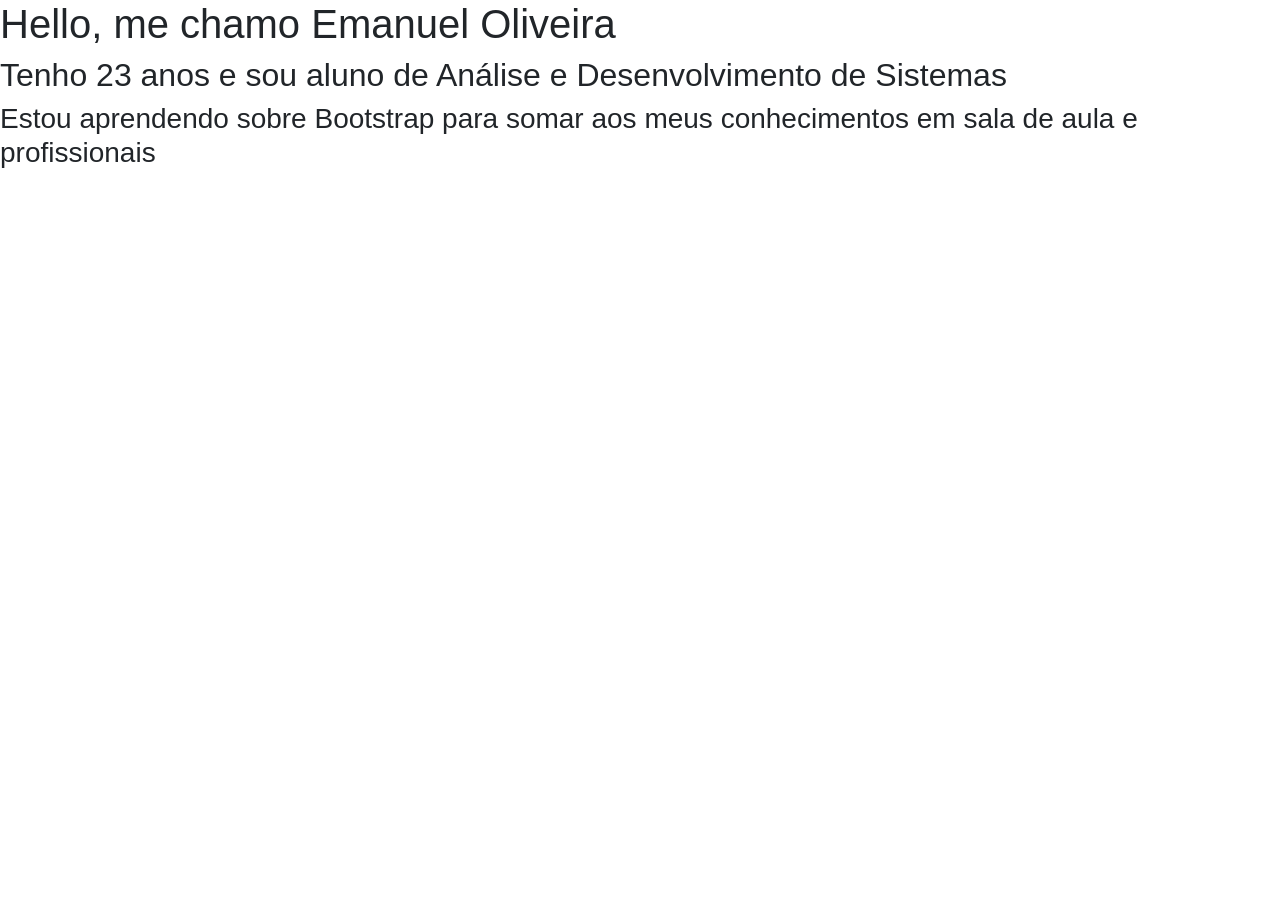
<file: bootstrap46/aula01/index.html>
<!DOCTYPE html>
<html lang="pt-br">
<head>
    <meta charset="UTF-8">
    <meta name="viewport" content="width=device-width, initial-scale=1.0">
    <title>Aprendendo Bootstrap 4.6 no UniSENAI</title>
    <link rel="stylesheet" href="https://cdn.jsdelivr.net/npm/bootstrap@4.6.2/dist/css/bootstrap.min.css" integrity="sha384-xOolHFLEh07PJGoPkLv1IbcEPTNtaed2xpHsD9ESMhqIYd0nLMwNLD69Npy4HI+N" crossorigin="anonymous">
</head>
<body>
    <h1>Hello, me chamo Emanuel Oliveira</h1>
    <h2>Tenho 23 anos e sou aluno de Análise e Desenvolvimento de Sistemas</h2>
    <h3>Estou aprendendo sobre Bootstrap para somar aos meus conhecimentos em sala de aula e profissionais</h3>

    

    <script src="https://cdn.jsdelivr.net/npm/jquery@3.5.1/dist/jquery.slim.min.js" integrity="sha384-DfXdz2htPH0lsSSs5nCTpuj/zy4C+OGpamoFVy38MVBnE+IbbVYUew+OrCXaRkfj" crossorigin="anonymous"></script>
    <script src="https://cdn.jsdelivr.net/npm/bootstrap@4.6.2/dist/js/bootstrap.bundle.min.js" integrity="sha384-Fy6S3B9q64WdZWQUiU+q4/2Lc9npb8tCaSX9FK7E8HnRr0Jz8D6OP9dO5Vg3Q9ct" crossorigin="anonymous"></script>
</body>
</html>
</file>
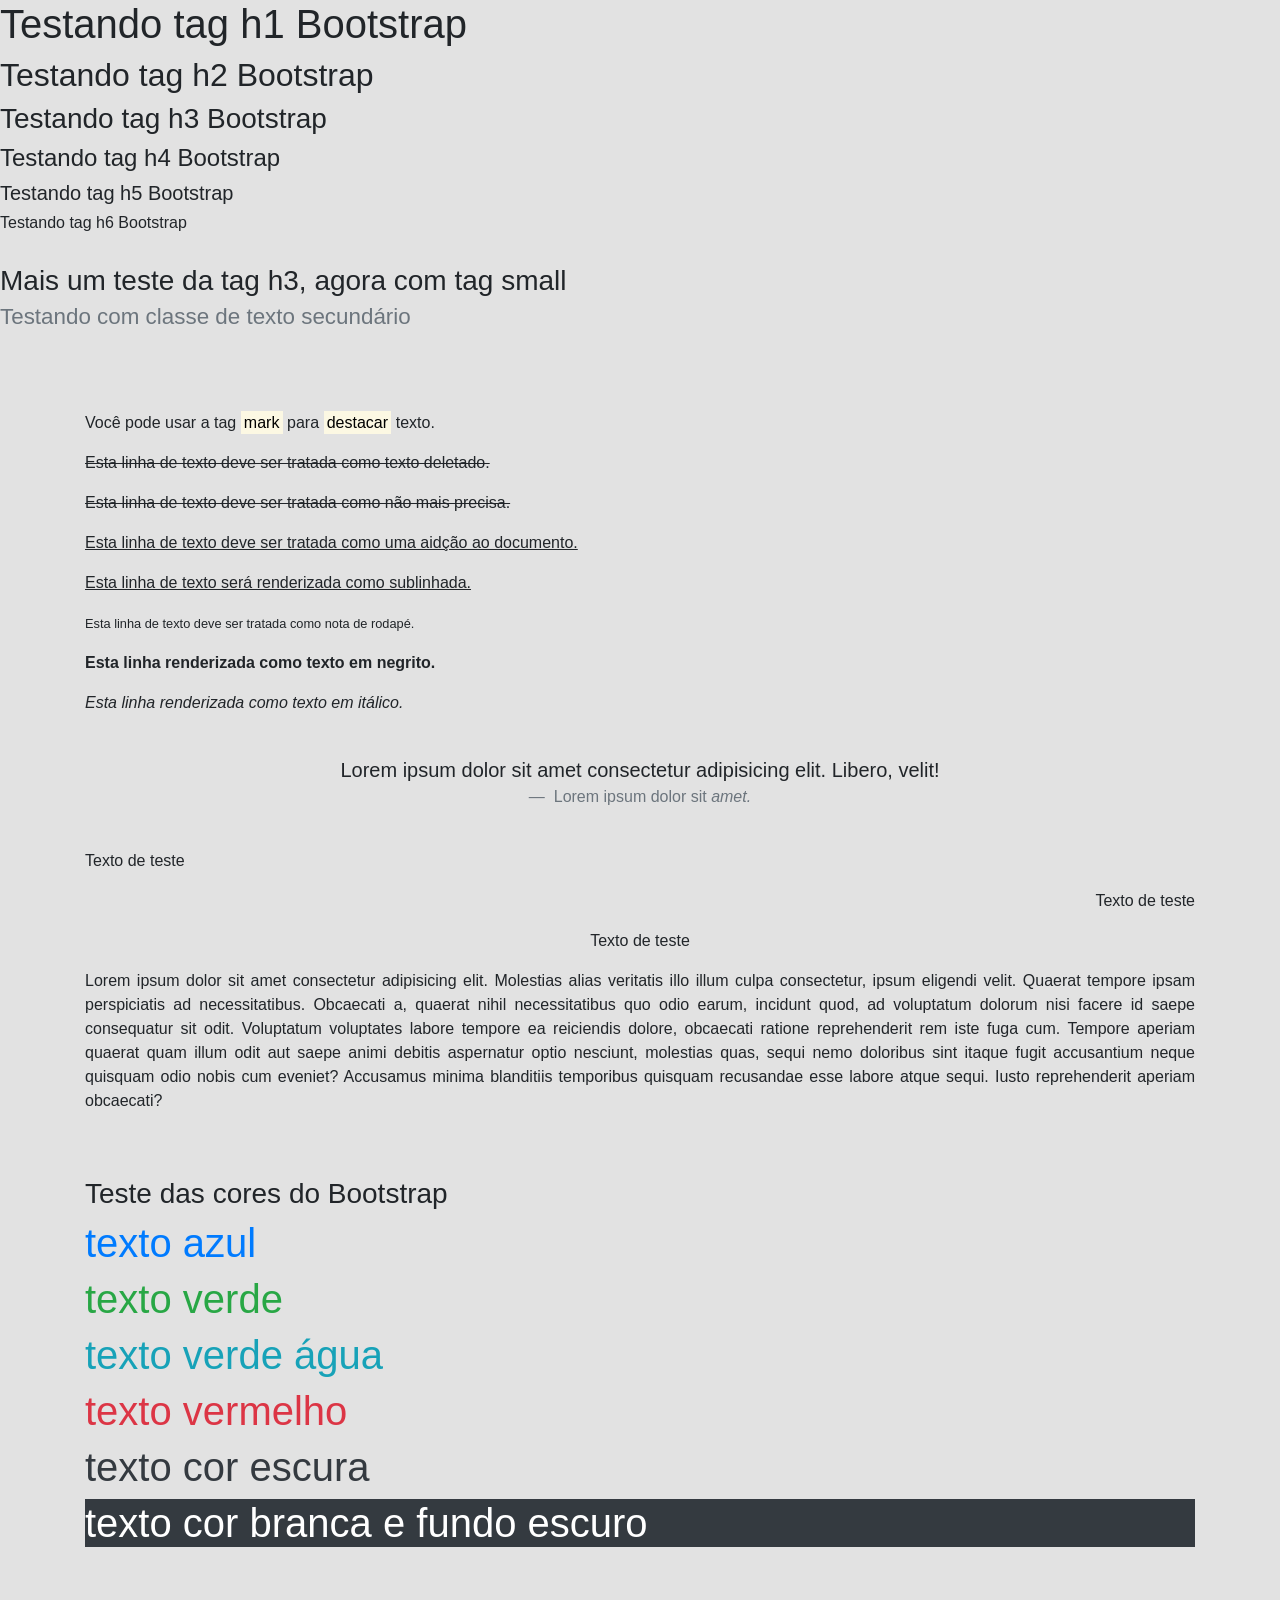
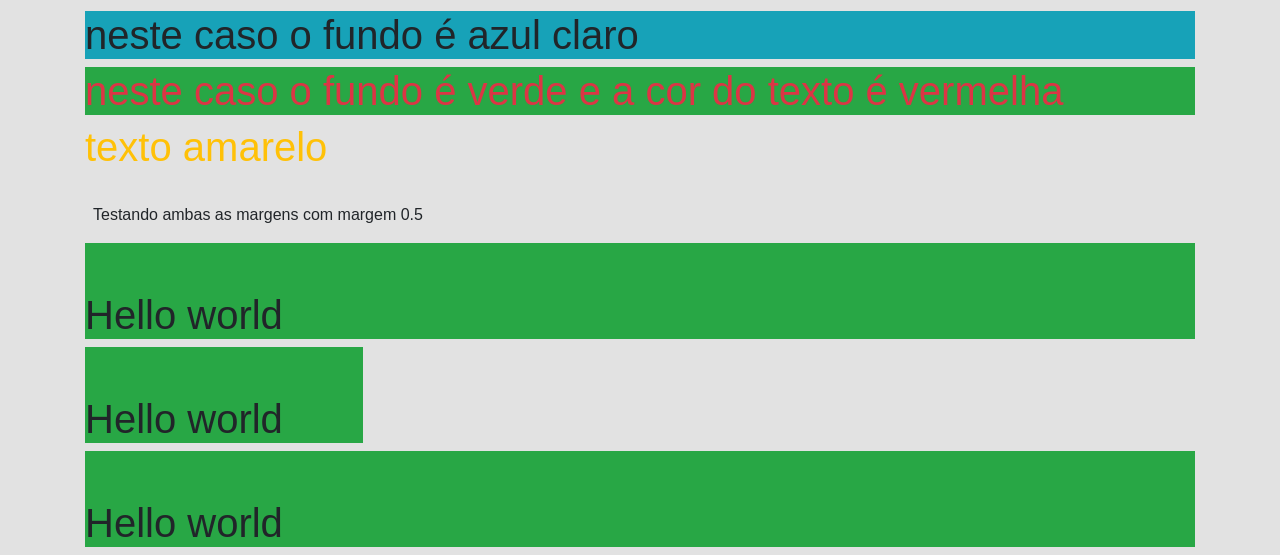
<file: bootstrap46/aula02/index.html>
<!DOCTYPE html>
<html lang="pt-br">
<head>
    <meta charset="UTF-8">
    <meta name="viewport" content="width=device-width, initial-scale=1.0">
    <title>Aprendendo Bootstrap 4.6 no UniSENAI</title>
    <link rel="stylesheet" href="https://cdn.jsdelivr.net/npm/bootstrap@4.6.2/dist/css/bootstrap.min.css" integrity="sha384-xOolHFLEh07PJGoPkLv1IbcEPTNtaed2xpHsD9ESMhqIYd0nLMwNLD69Npy4HI+N" crossorigin="anonymous">
    <style>
        body{
            background-color: rgb(226, 226, 226);
        }
    </style>
</head>
<body>
    <p class="h1">Testando tag h1 Bootstrap</p>
    <p class="h2">Testando tag h2 Bootstrap</p>
    <p class="h3">Testando tag h3 Bootstrap</p>
    <p class="h4">Testando tag h4 Bootstrap</p>
    <p class="h5">Testando tag h5 Bootstrap</p>
    <p class="h6">Testando tag h6 Bootstrap</p>

    <br>

    <h3>
        Mais um teste da tag h3, agora com tag small<br>
        <small class="text-muted">
            Testando com classe de texto secundário
        </small>
    </h3>

    <br>

    <div class="container mt-5">
        <p>Você pode usar a tag <mark>mark</mark> para <mark>destacar</mark> texto.</p>
        <p><del>Esta linha de texto deve ser tratada como texto deletado.</del></p>
        <p><s>Esta linha de texto deve ser tratada como não mais precisa.</s></p>
        <p><ins>Esta linha de texto deve ser tratada como uma aidção ao documento.</ins></p>
        <p><u>Esta linha de texto será renderizada como sublinhada.</u></p>
        <p><small>Esta linha de texto deve ser tratada como nota de rodapé.</small></p>
        <p><strong>Esta linha renderizada como texto em negrito.</strong></p>
        <p><em>Esta linha renderizada como texto em itálico.</em></p>
    </div>

    <br>

    <blockquote class="blockquote text-center">
        <p class="mb-0">
            Lorem ipsum dolor sit amet consectetur adipisicing elit. Libero, velit!
            <footer class="blockquote-footer">
                Lorem ipsum dolor sit <cite title="Amet Title">amet.</cite> 
            </footer>
        </p>
    </blockquote>

    <br>

    <div class="container">
        <p class="text-left">Texto de teste</p>
        <p class="text-right">Texto de teste</p>
        <p class="text-center">Texto de teste</p>
        <p class="text-justify">
            Lorem ipsum dolor sit amet consectetur adipisicing elit. Molestias alias veritatis illo illum culpa consectetur, ipsum eligendi velit. Quaerat tempore ipsam perspiciatis ad necessitatibus. Obcaecati a, quaerat nihil necessitatibus quo odio earum, incidunt quod, ad voluptatum dolorum nisi facere id saepe consequatur sit odit. Voluptatum voluptates labore tempore ea reiciendis dolore, obcaecati ratione reprehenderit rem iste fuga cum. Tempore aperiam quaerat quam illum odit aut saepe animi debitis aspernatur optio nesciunt, molestias quas, sequi nemo doloribus sint itaque fugit accusantium neque quisquam odio nobis cum eveniet? Accusamus minima blanditiis temporibus quisquam recusandae esse labore atque sequi. Iusto reprehenderit aperiam obcaecati?
        </p>
    </div>

    <br>

    <!-- <h1 class="fixed-bottom">Texto fixo</h1> -->
    <!-- Para fixar no topo, só troquei para bottom prar não atrapalhar no layout do site. -->
    <!-- <h1 class="fixed-top">Texto fixo</h1> -->

    <br>

    <div class="container">
        <p class="h3">Teste das cores do Bootstrap</p>

        <h1 class="text-primary">texto azul</h1>
        <h1 class="text-success">texto verde</h1>
        <h1 class="text-info">texto verde água</h1>
        <h1 class="text-danger">texto vermelho</h1>
        <h1 class="text-dark">texto cor escura</h1>
        <h1 class="text-white bg-dark">texto cor branca e fundo escuro</h1>
        <h1 class="invisible">texto invisível em cores</h1>
        <h1 class="bg-info">neste caso o fundo é azul claro</h1>
        <h1 class="bg-success text-danger">neste caso o fundo é verde e a cor do texto é vermelha</h1>
        <h1 class="text-warning">texto amarelo</h1>
    </div>

    <br>

    <div class="container">
        <p class="mx-2">Testando ambas as margens com margem 0.5</p>
        <h1 class="bg-success pt-5">Hello world</h1>
        <h1 class="bg-success pt-5 w-25">Hello world</h1>
        <h1 class="bg-success pt-5 h-25">Hello world</h1>
    </div>


    

    <script src="https://cdn.jsdelivr.net/npm/jquery@3.5.1/dist/jquery.slim.min.js" integrity="sha384-DfXdz2htPH0lsSSs5nCTpuj/zy4C+OGpamoFVy38MVBnE+IbbVYUew+OrCXaRkfj" crossorigin="anonymous"></script>
    <script src="https://cdn.jsdelivr.net/npm/bootstrap@4.6.2/dist/js/bootstrap.bundle.min.js" integrity="sha384-Fy6S3B9q64WdZWQUiU+q4/2Lc9npb8tCaSX9FK7E8HnRr0Jz8D6OP9dO5Vg3Q9ct" crossorigin="anonymous"></script>
</body>
</html>
</file>
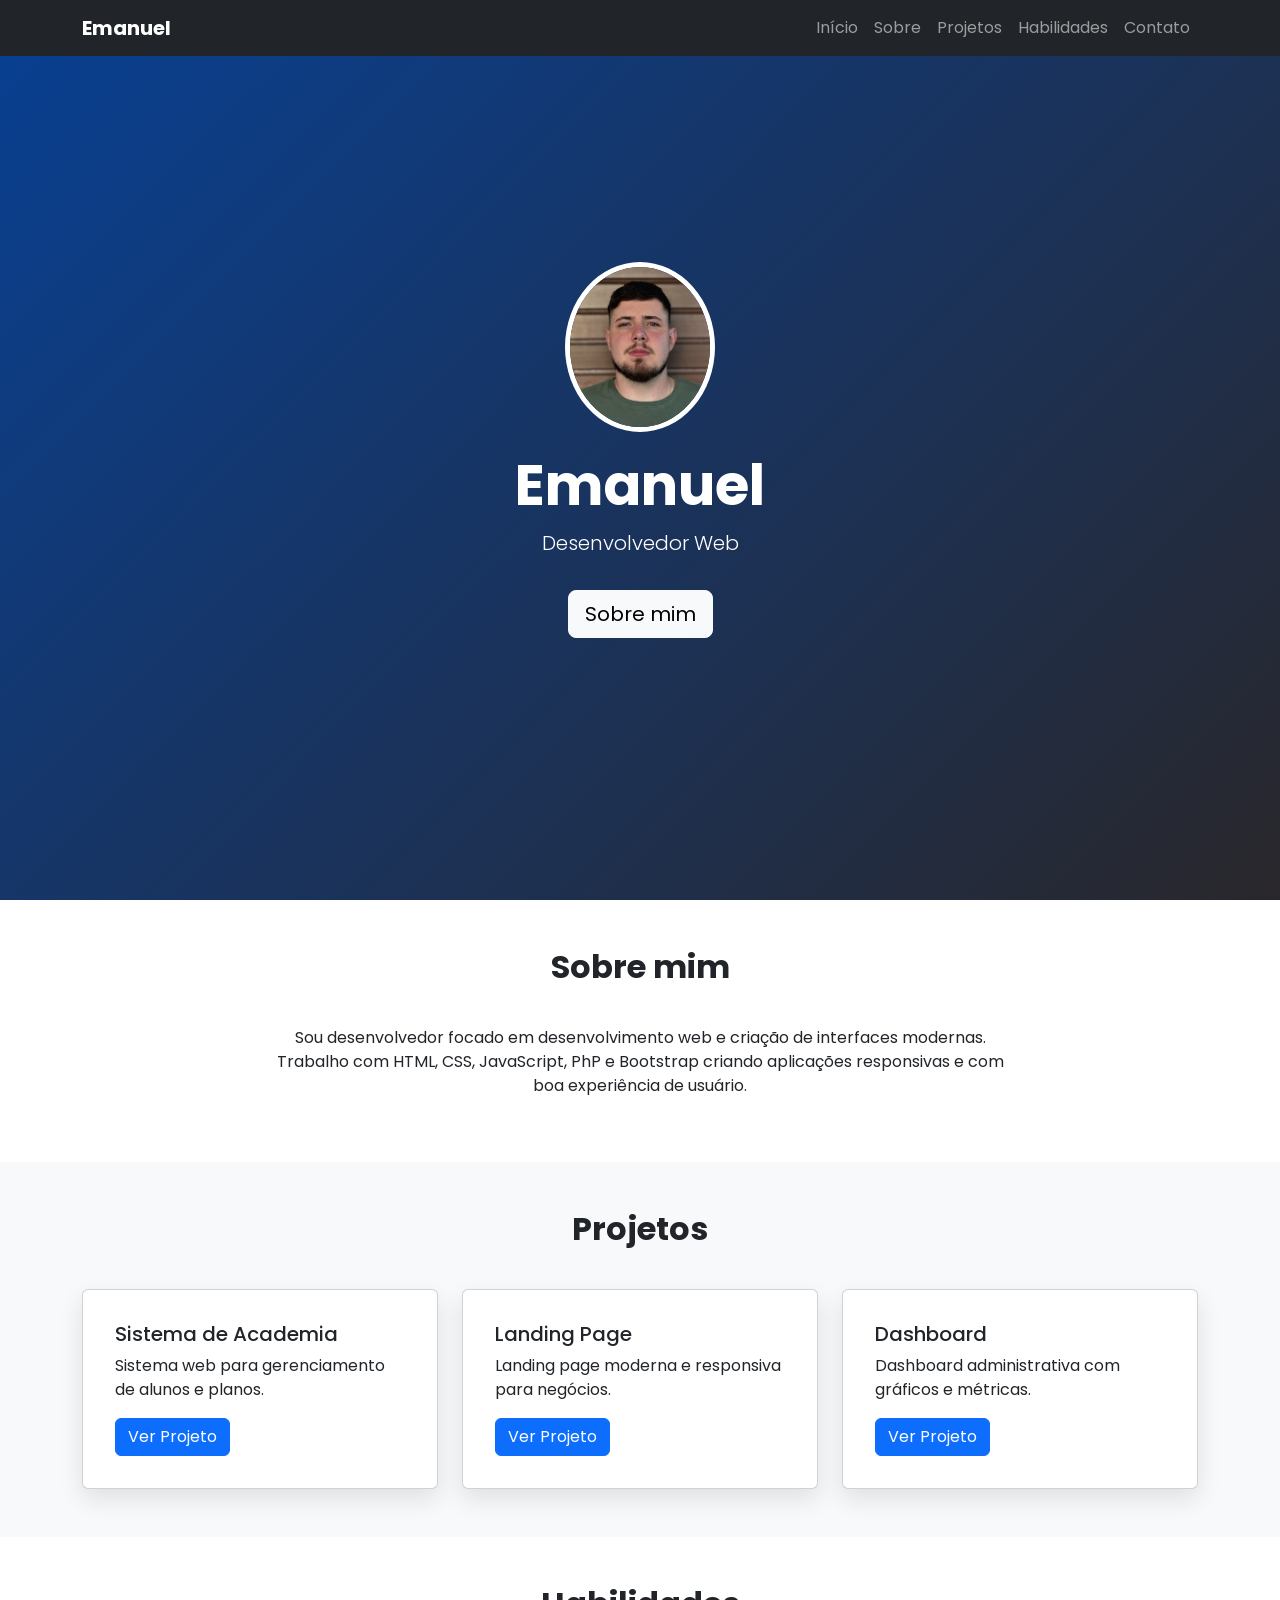
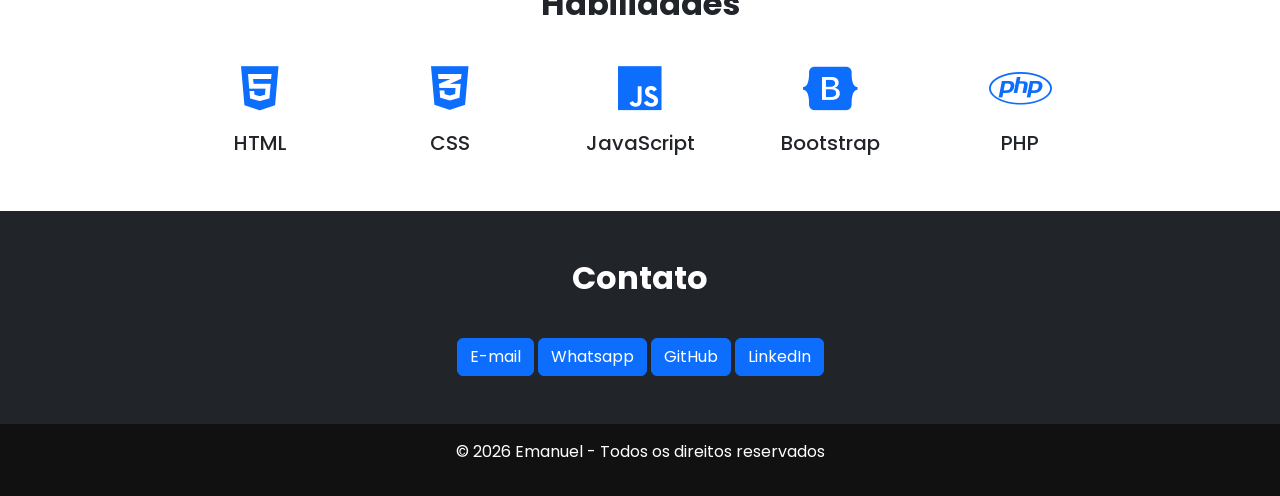
<file: bootstrap46/aula04/index.html>
<!DOCTYPE html>
<html lang="pt-br">

<head>
    <meta charset="UTF-8">
    <meta-name="viewport" content="width=device-width, initial-scale=1.0">
    <link rel="stylesheet" href="style.css">
    <title>Portfólio - Emanuel</title>
    <link href="https://cdn.jsdelivr.net/npm/bootstrap@5.3.2/dist/css/bootstrap.min.css" rel="stylesheet">
    <link rel="stylesheet" href="https://cdnjs.cloudflare.com/ajax/libs/font-awesome/6.5.0/css/all.min.css">
    <link rel="preconnect" href="https://fonts.googleapis.com">
    <link rel="preconnect" href="https://fonts.gstatic.com" crossorigin>
    <link href="https://fonts.googleapis.com/css2?family=Bebas+Neue&family=Poppins:ital,wght@0,100;0,200;0,300;0,400;0,500;0,600;0,700;0,800;0,900;1,100;1,200;1,300;1,400;1,500;1,600;1,700;1,800;1,900&display=swap" rel="stylesheet">
</head>

<body>

    <nav class="navbar navbar-expand-lg navbar-dark bg-dark fixed-top">
        <div class="container">
            <a class="navbar-brand fw-bold" href="#">Emanuel</a>

            <button class="navbar-toggler" data-bs-toggle="collapse" data-bs-target="#menu">
                <span class="navbar-toggler-icon"></span>
            </button>

            <div class="collapse navbar-collapse" id="menu">
                <ul class="navbar-nav ms-auto">

                    <li class="nav-item">
                        <a class="nav-link" href="#hero">Início</a>
                    </li>

                    <li class="nav-item">
                        <a class="nav-link" href="#sobre">Sobre</a>
                    </li>

                    <li class="nav-item">
                        <a class="nav-link" href="#projetos">Projetos</a>
                    </li>

                    <li class="nav-item">
                        <a class="nav-link" href="#skills">Habilidades</a>
                    </li>

                    <li class="nav-item">
                        <a class="nav-link" href="#contato">Contato</a>
                    </li>
                </ul>
            </div>
        </div>
    </nav>



    <section class="hero" id="hero">
        <div class="container">
            <img src="imgs/minha-foto.JPEG" alt="foto">
            <h1 class="display-4 fw-bold">Emanuel</h1>
            <p class="lead">Desenvolvedor Web</p>
            <a href="#sobre" class="btn btn-light btn-lg mt-3">
                Sobre mim
            </a>
        </div>
    </section>



    <section id="sobre" class="py-5">
        <div class="container">
            <h2 class="text-center section-title">Sobre mim</h2>
            <p class="text-center col-md-8 mx-auto">
                Sou desenvolvedor focado em desenvolvimento web e criação de interfaces modernas.
                Trabalho com HTML, CSS, JavaScript, PhP e Bootstrap criando aplicações responsivas
                e com boa experiência de usuário.
            </p>
        </div>
    </section>



    <section id="projetos" class="py-5 bg-light">
        <div class="container">
            <h2 class="text-center section-title">Projetos</h2>
            <div class="row g-4">
                <div class="col-md-4">
                    <div class="card p-3">
                        <div class="card-body">
                            <h5 class="card-title">Sistema de Academia</h5>
                            <p class="card-text">
                                Sistema web para gerenciamento de alunos e planos.
                            </p>

                            <a href="#" class="btn btn-primary">
                                Ver Projeto
                            </a>
                        </div>
                    </div>
                </div>

                <div class="col-md-4">
                    <div class="card p-3">
                        <div class="card-body">
                            <h5 class="card-title">Landing Page</h5>
                            <p class="card-text">
                                Landing page moderna e responsiva para negócios.
                            </p>

                            <a href="#" class="btn btn-primary">
                                Ver Projeto
                            </a>
                        </div>
                    </div>
                </div>

                <div class="col-md-4">
                    <div class="card p-3">
                        <div class="card-body">
                            <h5 class="card-title">Dashboard</h5>
                            <p class="card-text">
                                Dashboard administrativa com gráficos e métricas.
                            </p>

                            <a href="#" class="btn btn-primary">
                                Ver Projeto
                            </a>

                        </div>
                    </div>
                </div>

            </div>
        </div>
    </section>



    <section id="skills" class="py-5">
        <div class="container">
            <h2 class="text-center section-title">Habilidades</h2>

            <div class="row text-center justify-content-center g-4">

                <div class="col-6 col-md-2 d-flex flex-column align-items-center">
                    <i class="fab fa-html5 skill-icon"></i>
                    <h5 class="mt-2">HTML</h5>
                </div>

                <div class="col-6 col-md-2 d-flex flex-column align-items-center">
                    <i class="fab fa-css3-alt skill-icon"></i>
                    <h5 class="mt-2">CSS</h5>
                </div>

                <div class="col-6 col-md-2 d-flex flex-column align-items-center">
                    <i class="fab fa-js skill-icon"></i>
                    <h5 class="mt-2">JavaScript</h5>
                </div>

                <div class="col-6 col-md-2 d-flex flex-column align-items-center">
                    <i class="fab fa-bootstrap skill-icon"></i>
                    <h5 class="mt-2">Bootstrap</h5>
                </div>

                <div class="col-6 col-md-2 d-flex flex-column align-items-center">
                    <i class="fab fa-php skill-icon"></i>
                    <h5 class="mt-2">PHP</h5>
                </div>

            </div>
        </div>
    </section>



    <section id="contato" class="py-5 bg-dark text-white">
        <div class="container text-center">
            <h2 class="section-title">Contato</h2>
            <a href="mailto:emanuel_oliveira151@estudante.sesisenai.org.br" class="btn btn-primary">E-mail</a>
            <a href="https://wa.me/47992652399" class="btn btn-primary" target="_blank">Whatsapp</a>
            <a href="https://github.com/emanueloliveirasenai" class="btn btn-primary" target="_blank">GitHub</a>
            <a href="https://linkedin.com/in/emanueloliveira-" class="btn btn-primary" target="_blank">LinkedIn</a>
        </div>
    </section>


    <footer class="py-3 text-center"> 
        <p>© 2026 Emanuel - Todos os direitos reservados</p>
    </footer>

    <script src="https://cdn.jsdelivr.net/npm/bootstrap@5.3.2/dist/js/bootstrap.bundle.min.js"></script>

</body>
</html>
</file>
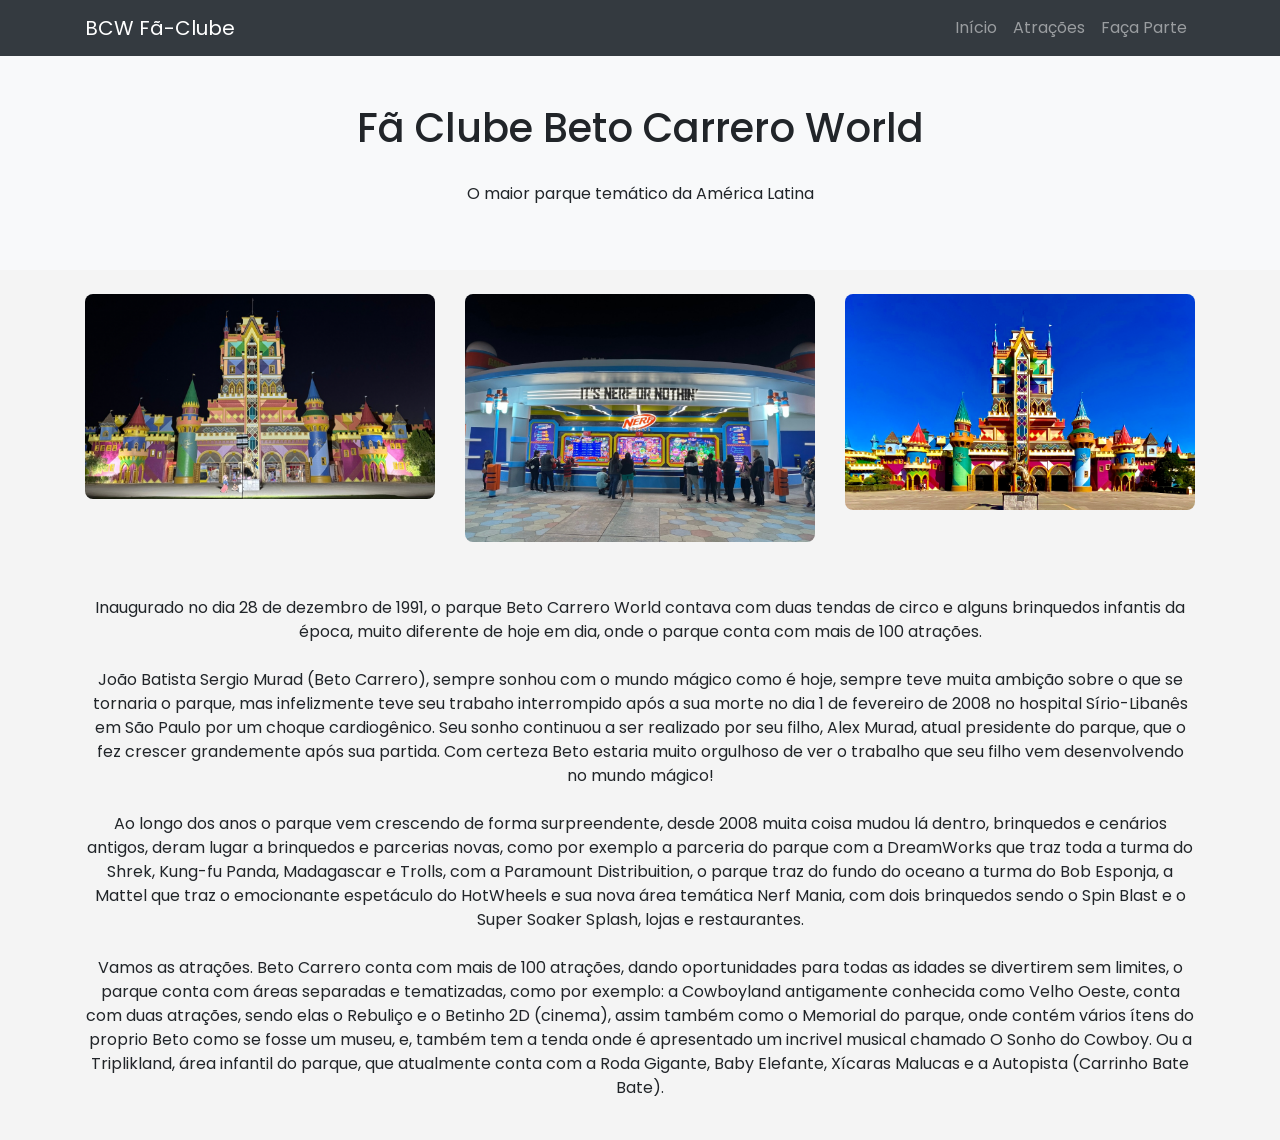
<file: bootstrap46/aula05/index.html>
<!DOCTYPE html>
<html lang="pt-br">

<head>
    <meta charset="UTF-8">
    <meta name="viewport" content="width=device-width, initial-scale=1">

    <title>Fã Clube Beto Carrero</title>

    <link rel="stylesheet" href="https://cdn.jsdelivr.net/npm/bootstrap@4.6.2/dist/css/bootstrap.min.css">
    <link rel="stylesheet" href="css/style.css">
    <link rel="preconnect" href="https://fonts.googleapis.com">
    <link rel="preconnect" href="https://fonts.gstatic.com" crossorigin>
    <link href="https://fonts.googleapis.com/css2?family=Bebas+Neue&family=Poppins:ital,wght@0,100;0,200;0,300;0,400;0,500;0,600;0,700;0,800;0,900;1,100;1,200;1,300;1,400;1,500;1,600;1,700;1,800;1,900&display=swap" rel="stylesheet">

</head>

<body>

    <!-- NAVBAR -->
    <nav class="navbar navbar-expand-lg navbar-dark bg-dark">

        <div class="container">

            <a class="navbar-brand" href="index.html">
                BCW Fã-Clube
            </a>

            <button class="navbar-toggler" data-toggle="collapse" data-target="#menu">
                <span class="navbar-toggler-icon"></span>
            </button>

            <div class="collapse navbar-collapse" id="menu">

                <ul class="navbar-nav ml-auto">

                    <li class="nav-item">
                        <a class="nav-link" href="index.html">Início</a>
                    </li>

                    <li class="nav-item">
                        <a class="nav-link" href="conteudo.html">Atrações</a>
                    </li>

                    <li class="nav-item">
                        <a class="nav-link" href="facaparte.html">Faça Parte</a>
                    </li>

                </ul>

            </div>
        </div>
    </nav>
    <header class="bg-light text-center p-5">
        <h1>Fã Clube Beto Carrero World</h1>
        <p>O maior parque temático da América Latina</p>
    </header>

    <div class="container mt-4">

        <div class="row">

            <div class="col-md-4">
                <img src="imgs/bcw3.png" class="img-fluid">
            </div>

            <div class="col-md-4">
                <img src="imgs/bcw8.png" class="img-fluid">
            </div>

            <div class="col-md-4">
                <img src="imgs/bcwfoto.JPG" class="img-fluid">
            </div>

        </div>

        <div class="row mt-4">

            <div class="col-md-12 text-center">

                <p>
                    Inaugurado no dia 28 de dezembro de 1991, o parque Beto Carrero World contava com duas tendas de circo e alguns brinquedos infantis da época, muito diferente de hoje em dia, onde o parque conta com mais de 100 atrações.<br><br>

João Batista Sergio Murad (Beto Carrero), sempre sonhou com o mundo mágico como é hoje, sempre teve muita ambição sobre o que se tornaria o parque, mas infelizmente teve seu trabaho interrompido após a sua morte no dia 1 de fevereiro de 2008 no hospital Sírio-Libanês em São Paulo por um choque cardiogênico. Seu sonho continuou a ser realizado por seu filho, Alex Murad, atual presidente do parque, que o fez crescer grandemente após sua partida. Com certeza Beto estaria muito orgulhoso de ver o trabalho que seu filho vem desenvolvendo no mundo mágico!<br><br>

Ao longo dos anos o parque vem crescendo de forma surpreendente, desde 2008 muita coisa mudou lá dentro, brinquedos e cenários antigos, deram lugar a brinquedos e parcerias novas, como por exemplo a parceria do parque com a DreamWorks que traz toda a turma do Shrek, Kung-fu Panda, Madagascar e Trolls, com a Paramount Distribuition, o parque traz do fundo do oceano a turma do Bob Esponja, a Mattel que traz o emocionante espetáculo do HotWheels e sua nova área temática Nerf Mania, com dois brinquedos sendo o Spin Blast e o Super Soaker Splash, lojas e restaurantes.<br><br>

Vamos as atrações.
Beto Carrero conta com mais de 100 atrações, dando oportunidades para todas as idades se divertirem sem limites, o parque conta com áreas separadas e tematizadas, como por exemplo: a Cowboyland antigamente conhecida como Velho Oeste, conta com duas atrações, sendo elas o Rebuliço e o Betinho 2D (cinema), assim também como o Memorial do parque, onde contém vários ítens do proprio Beto como se fosse um museu, e, também tem a tenda onde é apresentado um incrivel musical chamado O Sonho do Cowboy.
Ou a Triplikland, área infantil do parque, que atualmente conta com a Roda Gigante, Baby Elefante, Xícaras Malucas e a Autopista (Carrinho Bate Bate).<br><br>

                </p>

            </div>

        </div>

    </div>

    <script src="https://cdn.jsdelivr.net/npm/jquery@3.5.1/dist/jquery.slim.min.js"></script>
    <script src="https://cdn.jsdelivr.net/npm/popper.js@1.16.1/dist/umd/popper.min.js"></script>
    <script src="https://cdn.jsdelivr.net/npm/bootstrap@4.6.2/dist/js/bootstrap.min.js"></script>

</body>

</html>
</file>
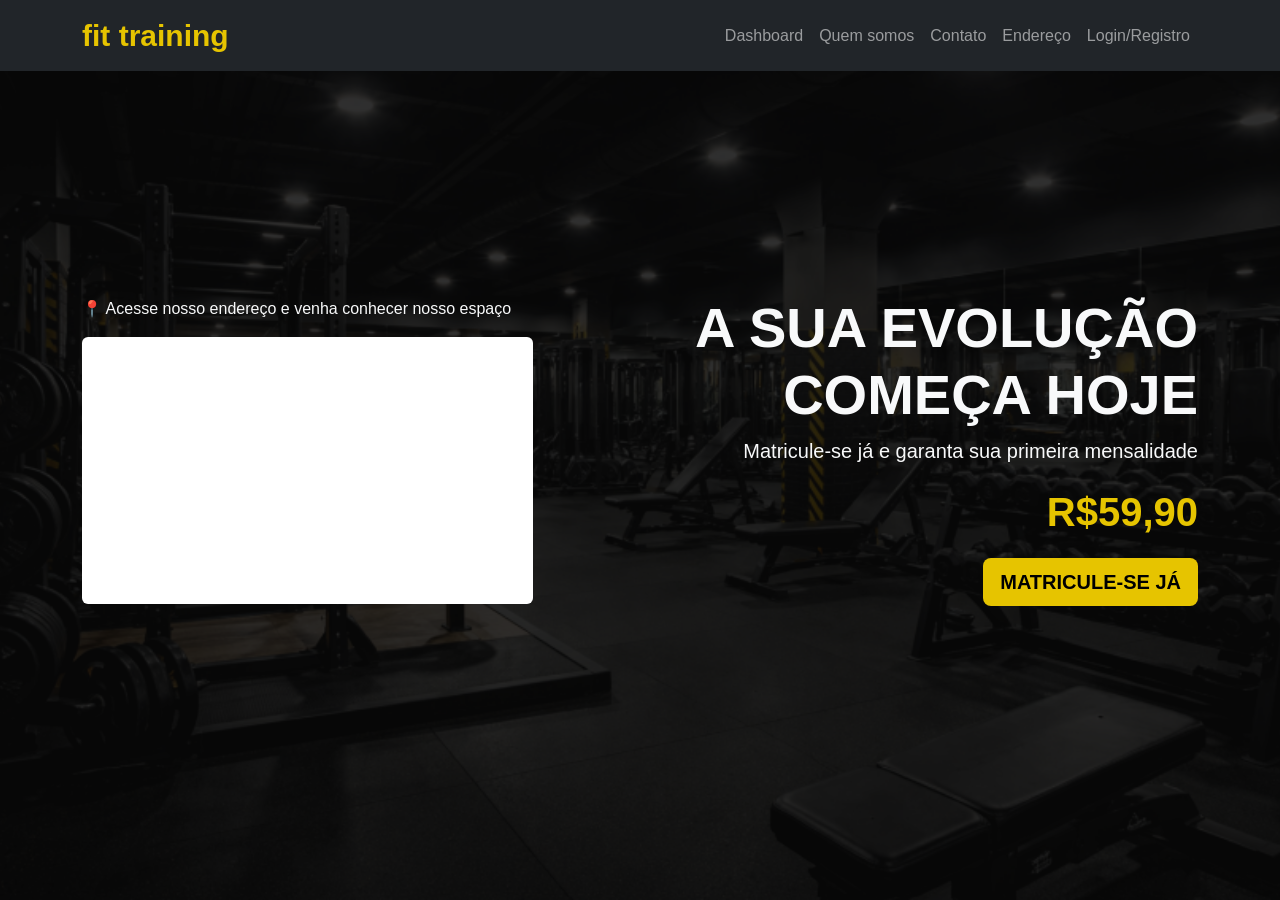
<file: bootstrap46/aula06/index.html>
<!DOCTYPE html>
<html lang="pt-br">

<head>
    <meta charset="UTF-8">
    <meta name="viewport" content="width=device-width, initial-scale=1">

    <title>Fit Training</title>

    <link href="https://cdn.jsdelivr.net/npm/bootstrap@5.3.2/dist/css/bootstrap.min.css" rel="stylesheet">
    <link rel="stylesheet" href="css/style.css">


</head>

<body>

    <!-- NAVBAR -->

    <nav class="navbar navbar-expand-lg navbar-dark bg-dark fixed-top">
        <div class="container">

            <a class="navbar-brand logo" href="#">fit training</a>

            <button class="navbar-toggler" data-bs-toggle="collapse" data-bs-target="#menu">
                <span class="navbar-toggler-icon"></span>
            </button>

            <div class="collapse navbar-collapse" id="menu">

                <ul class="navbar-nav ms-auto">

                    <li class="nav-item">
                        <a class="nav-link" href="#">Dashboard</a>
                    </li>

                    <li class="nav-item">
                        <a class="nav-link" href="#">Quem somos</a>
                    </li>

                    <li class="nav-item">
                        <a class="nav-link" href="#">Contato</a>
                    </li>

                    <li class="nav-item">
                        <a class="nav-link" href="#">Endereço</a>
                    </li>

                    <li class="nav-item">
                        <a class="nav-link" href="#">Login/Registro</a>
                    </li>

                </ul>

            </div>

        </div>
    </nav>


    <!-- HERO -->

    <section class="hero d-flex align-items-center">

        <div class="overlay"></div>

        <div class="container hero-content">

            <div class="row align-items-center">

                <!-- MAPA -->

                <div class="col-md-5">

                    <p class="text-light mb-3">
                        📍 Acesse nosso endereço e venha conhecer nosso espaço
                    </p>

                    <div class="map-box">

                        <iframe src="https://www.google.com/maps?q=joinville&output=embed" width="100%" height="250"
                            style="border:0;">
                        </iframe>

                    </div>

                </div>


                <!-- TEXTO -->

                <div class="col-md-7 text-center text-md-end text-light">

                    <h1 class="display-4 fw-bold">
                        A SUA EVOLUÇÃO<br>
                        COMEÇA HOJE
                    </h1>

                    <p class="lead">
                        Matricule-se já e garanta sua primeira mensalidade
                    </p>

                    <div class="price">
                        R$59,90
                    </div>

                    <button class="btn btn-yellow btn-lg mt-3">
                        MATRICULE-SE JÁ
                    </button>

                </div>

            </div>

        </div>

    </section>


    <script src="https://cdn.jsdelivr.net/npm/bootstrap@5.3.2/dist/js/bootstrap.bundle.min.js"></script>

</body>

</html>
</file>
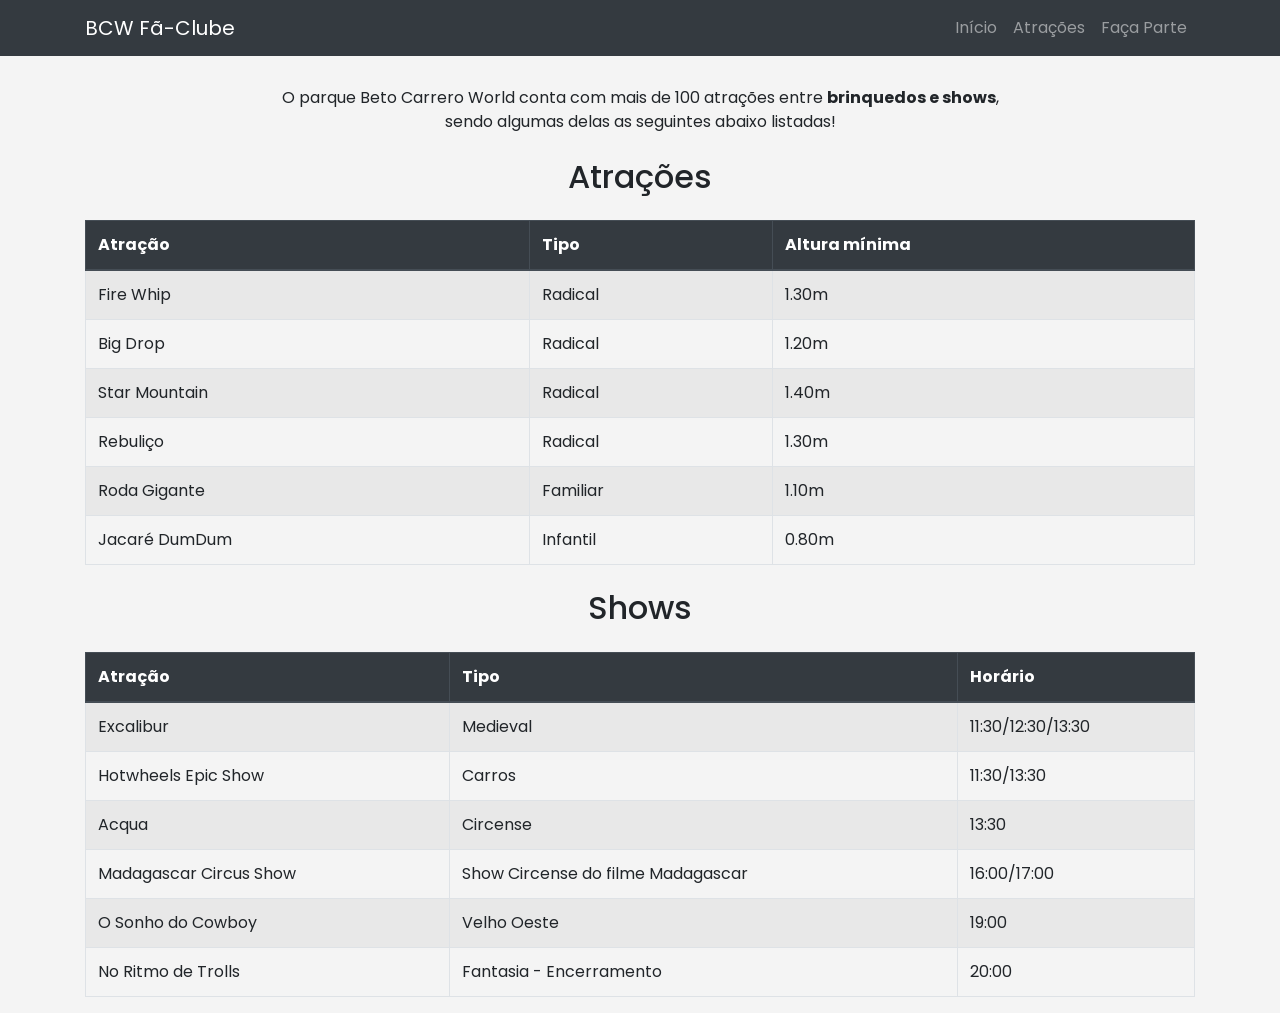
<file: bootstrap46/aula05/conteudo.html>
<!DOCTYPE html>
<html lang="pt-br">

<head>
    <meta charset="UTF-8">
    <meta name="viewport" content="width=device-width, initial-scale=1">

    <title>Fã Clube Beto Carrero</title>

    <link rel="stylesheet" href="https://cdn.jsdelivr.net/npm/bootstrap@4.6.2/dist/css/bootstrap.min.css">
    <link rel="stylesheet" href="css/style.css">
    <link rel="preconnect" href="https://fonts.googleapis.com">
    <link rel="preconnect" href="https://fonts.gstatic.com" crossorigin>
    <link href="https://fonts.googleapis.com/css2?family=Bebas+Neue&family=Poppins:ital,wght@0,100;0,200;0,300;0,400;0,500;0,600;0,700;0,800;0,900;1,100;1,200;1,300;1,400;1,500;1,600;1,700;1,800;1,900&display=swap" rel="stylesheet">

</head>

<body>

    <!-- NAVBAR -->
    <nav class="navbar navbar-expand-lg navbar-dark bg-dark">

        <div class="container">

            <a class="navbar-brand" href="index.html">
                BCW Fã-Clube
            </a>

            <button class="navbar-toggler" data-toggle="collapse" data-target="#menu">
                <span class="navbar-toggler-icon"></span>
            </button>

            <div class="collapse navbar-collapse" id="menu">

                <ul class="navbar-nav ml-auto">

                    <li class="nav-item">
                        <a class="nav-link" href="index.html">Início</a>
                    </li>

                    <li class="nav-item">
                        <a class="nav-link" href="conteudo.html">Atrações</a>
                    </li>

                    <li class="nav-item">
                        <a class="nav-link" href="facaparte.html">Faça Parte</a>
                    </li>

                </ul>

            </div>
        </div>
    </nav>

    <p>O parque Beto Carrero World conta com mais de 100 atrações entre <strong>brinquedos e shows</strong>,<br> sendo algumas delas as seguintes abaixo listadas!</p>

    <div class="container mt-4">

        <h2 class="text-center mb-4">Atrações</h2>

        <table class="table table-striped table-bordered">

            <thead class="thead-dark">
                <tr>
                    <th>Atração</th>
                    <th>Tipo</th>
                    <th>Altura mínima</th>
                </tr>
            </thead>

            <tbody>

                <tr>
                    <td>Fire Whip</td>
                    <td>Radical</td>
                    <td>1.30m</td>
                </tr>

                <tr>
                    <td>Big Drop</td>
                    <td>Radical</td>
                    <td>1.20m</td>
                </tr>

                <tr>
                    <td>Star Mountain</td>
                    <td>Radical</td>
                    <td>1.40m</td>
                </tr>

                <tr>
                    <td>Rebuliço</td>
                    <td>Radical</td>
                    <td>1.30m</td>
                </tr>

                <tr>
                    <td>Roda Gigante</td>
                    <td>Familiar</td>
                    <td>1.10m</td>
                </tr>

                <tr>
                    <td>Jacaré DumDum</td>
                    <td>Infantil</td>
                    <td>0.80m</td>
                </tr>

            </tbody>

        </table>

    </div>

    <div class="container mt-4">

        <h2 class="text-center mb-4">Shows</h2>

        <table class="table table-striped table-bordered">

            <thead class="thead-dark">
                <tr>
                    <th>Atração</th>
                    <th>Tipo</th>
                    <th>Horário</th>
                </tr>
            </thead>

            <tbody>

                <tr>
                    <td>Excalibur</td>
                    <td>Medieval</td>
                    <td>11:30/12:30/13:30</td>
                </tr>

                <tr>
                    <td>Hotwheels Epic Show</td>
                    <td>Carros</td>
                    <td>11:30/13:30</td>
                </tr>

                <tr>
                    <td>Acqua</td>
                    <td>Circense</td>
                    <td>13:30</td>
                </tr>

                <tr>
                    <td>Madagascar Circus Show</td>
                    <td>Show Circense do filme Madagascar</td>
                    <td>16:00/17:00</td>
                </tr>

                <tr>
                    <td>O Sonho do Cowboy</td>
                    <td>Velho Oeste</td>
                    <td>19:00</td>
                </tr>

                <tr>
                    <td>No Ritmo de Trolls</td>
                    <td>Fantasia - Encerramento</td>
                    <td>20:00</td>
                </tr>

            </tbody>

        </table>

    </div>

    <script src="https://cdn.jsdelivr.net/npm/jquery@3.5.1/dist/jquery.slim.min.js"></script>
    <script src="https://cdn.jsdelivr.net/npm/popper.js@1.16.1/dist/umd/popper.min.js"></script>
    <script src="https://cdn.jsdelivr.net/npm/bootstrap@4.6.2/dist/js/bootstrap.min.js"></script>

</body>

</html>
</file>
<file: bootstrap46/aula04/style.css>
*{
    font-family: "Poppins", Sans-serif;
}

body {
    scroll-behavior: smooth;
    background: #f8f9fa;
}

.navbar {
    backdrop-filter: blur(10px);
}

.hero {
    height: 100vh;
    display: flex;
    align-items: center;
    background: linear-gradient(135deg, #084093, #29272b);
    color: white;
    text-align: center;
}

.hero img {
    width: 150px;
    height: 170px;
    border-radius: 50%;
    border: 5px solid white;
    margin-bottom: 20px;
}

.section-title {
    font-weight: 700;
    margin-bottom: 40px;
}

.card {
    border: none;
    border-radius: 15px;
    box-shadow: 0 10px 25px rgba(0, 0, 0, 0.1);
    transition: 0.3s;
}

.card:hover {
    transform: translateY(-8px);
    box-shadow: 0 20px 40px rgba(0, 0, 0, 0.15);
}

.skill-icon{
    font-size: 50px;
    margin-bottom: 10px;
    color: #0d6efd;
}

footer {
    background: #111;
    color: white;
}
</file>
<file: bootstrap46/aula05/css/style.css>
body {
    background: #f4f4f4;
    font-family: "Poppins", sans-serif;
}

img {
    width: 500px;
    border-radius: 8px;
}

header {
    background: #eee;
}

p{
    margin-top: 30px;
    text-align: center;
}
</file>
<file: bootstrap46/aula06/css/style.css>
body{
    font-family: Arial, sans-serif;
}

.hero{
    height:100vh;
    background:url("../imgs/academia.png") center/cover no-repeat;
    position:relative;
}

.overlay{
    position:absolute;
    width:100%;
    height:100%;
    background:rgba(0,0,0,0.65);
}

.hero-content{
    position:relative;
    z-index:2;
}

.logo{
    color:#e6c400;
    font-weight:bold;
    font-size:30px;
}

.btn-yellow{
    background:#e6c400;
    color:black;
    font-weight:bold;
    border-radius:8px;
}

.btn-yellow:hover{
    background:#d1b200;
}

.price{
    color:#e6c400;
    font-size:40px;
    font-weight:bold;
}

.map-box{
    background:white;
    padding:5px;
    border-radius:6px;
}
</file>
